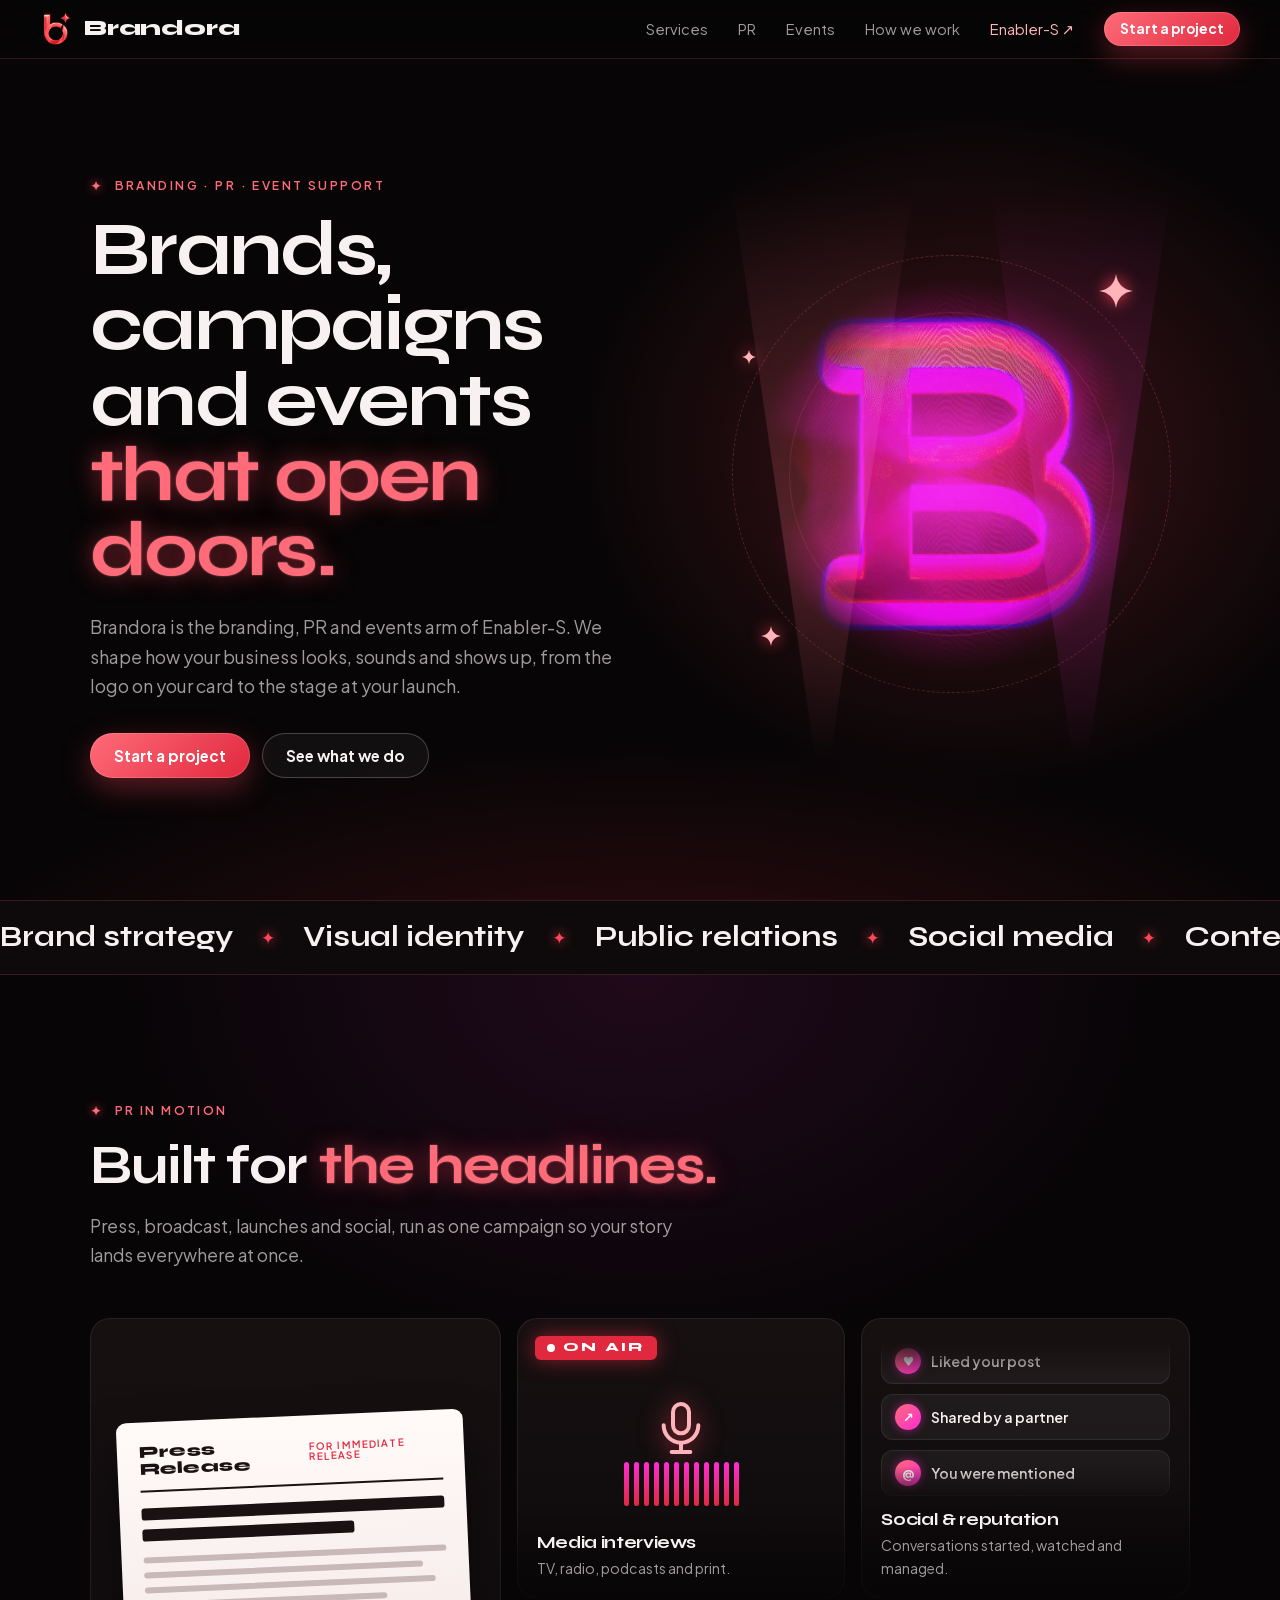
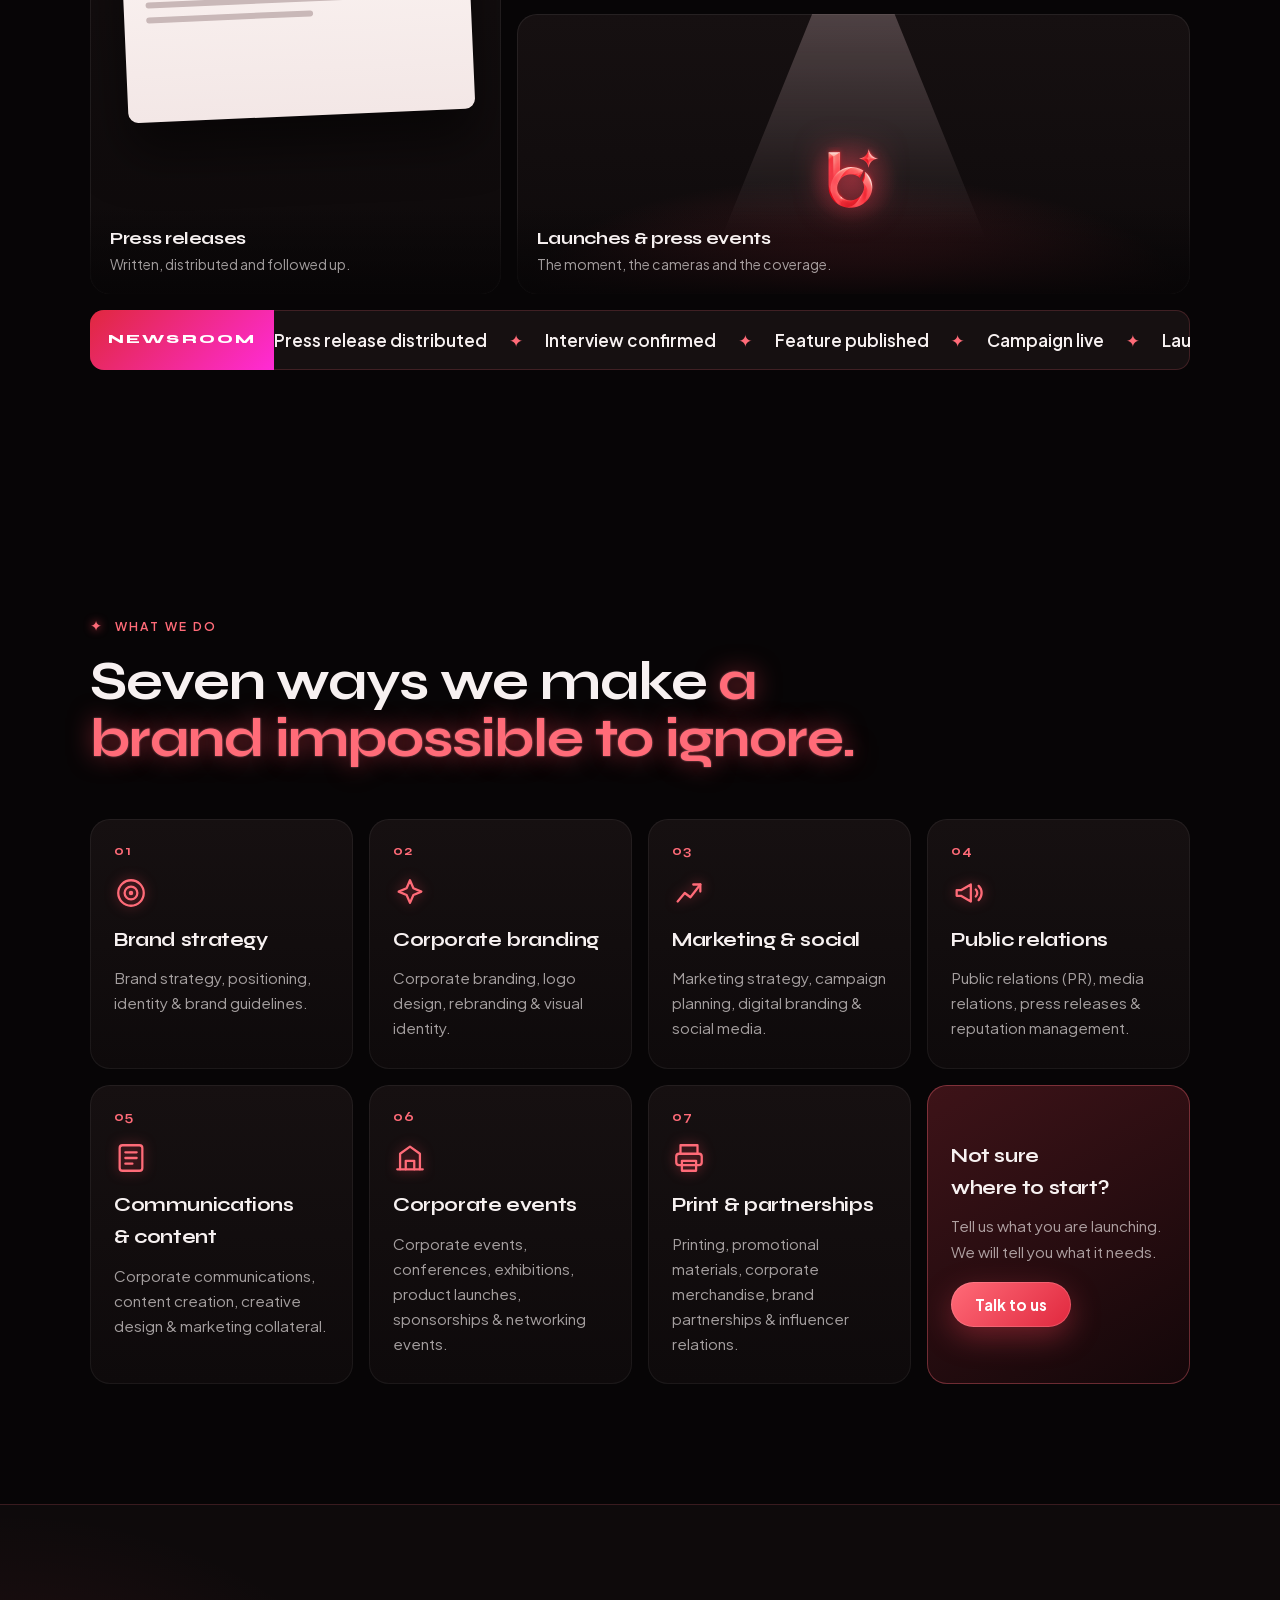
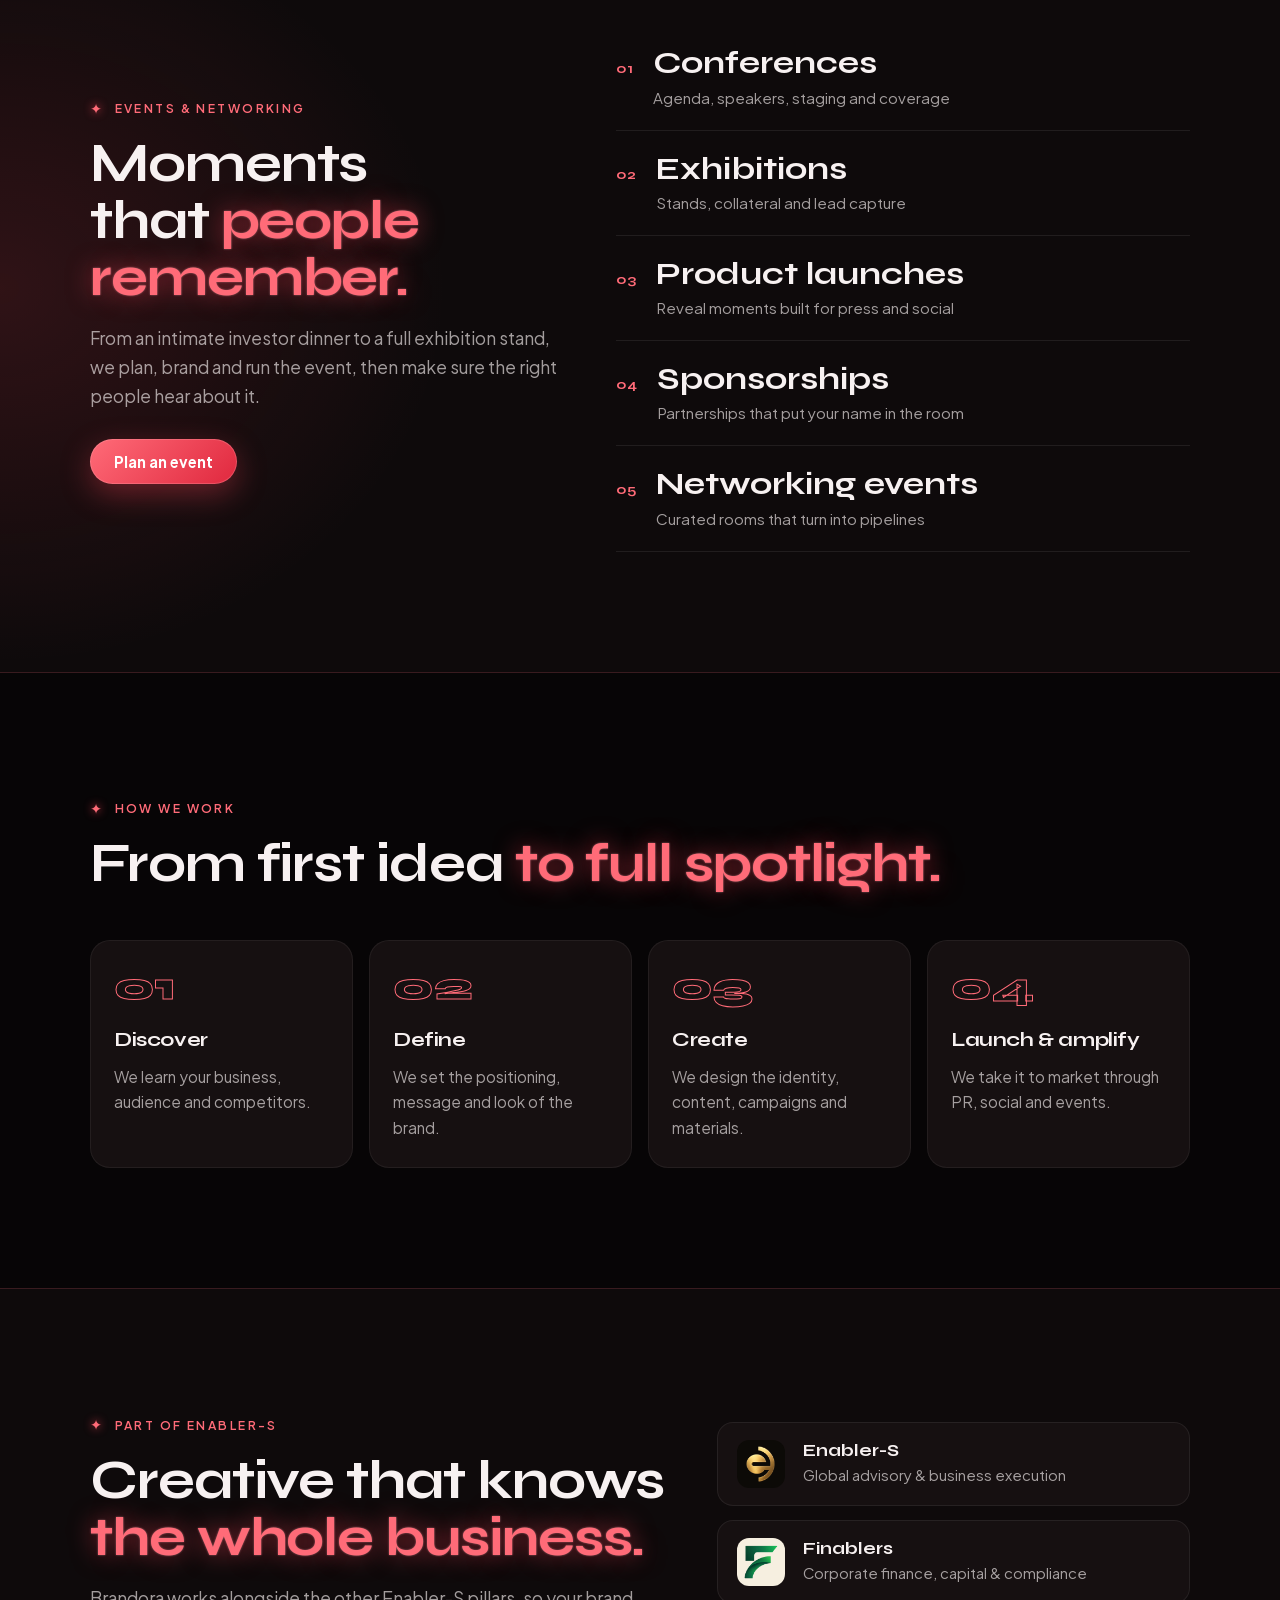
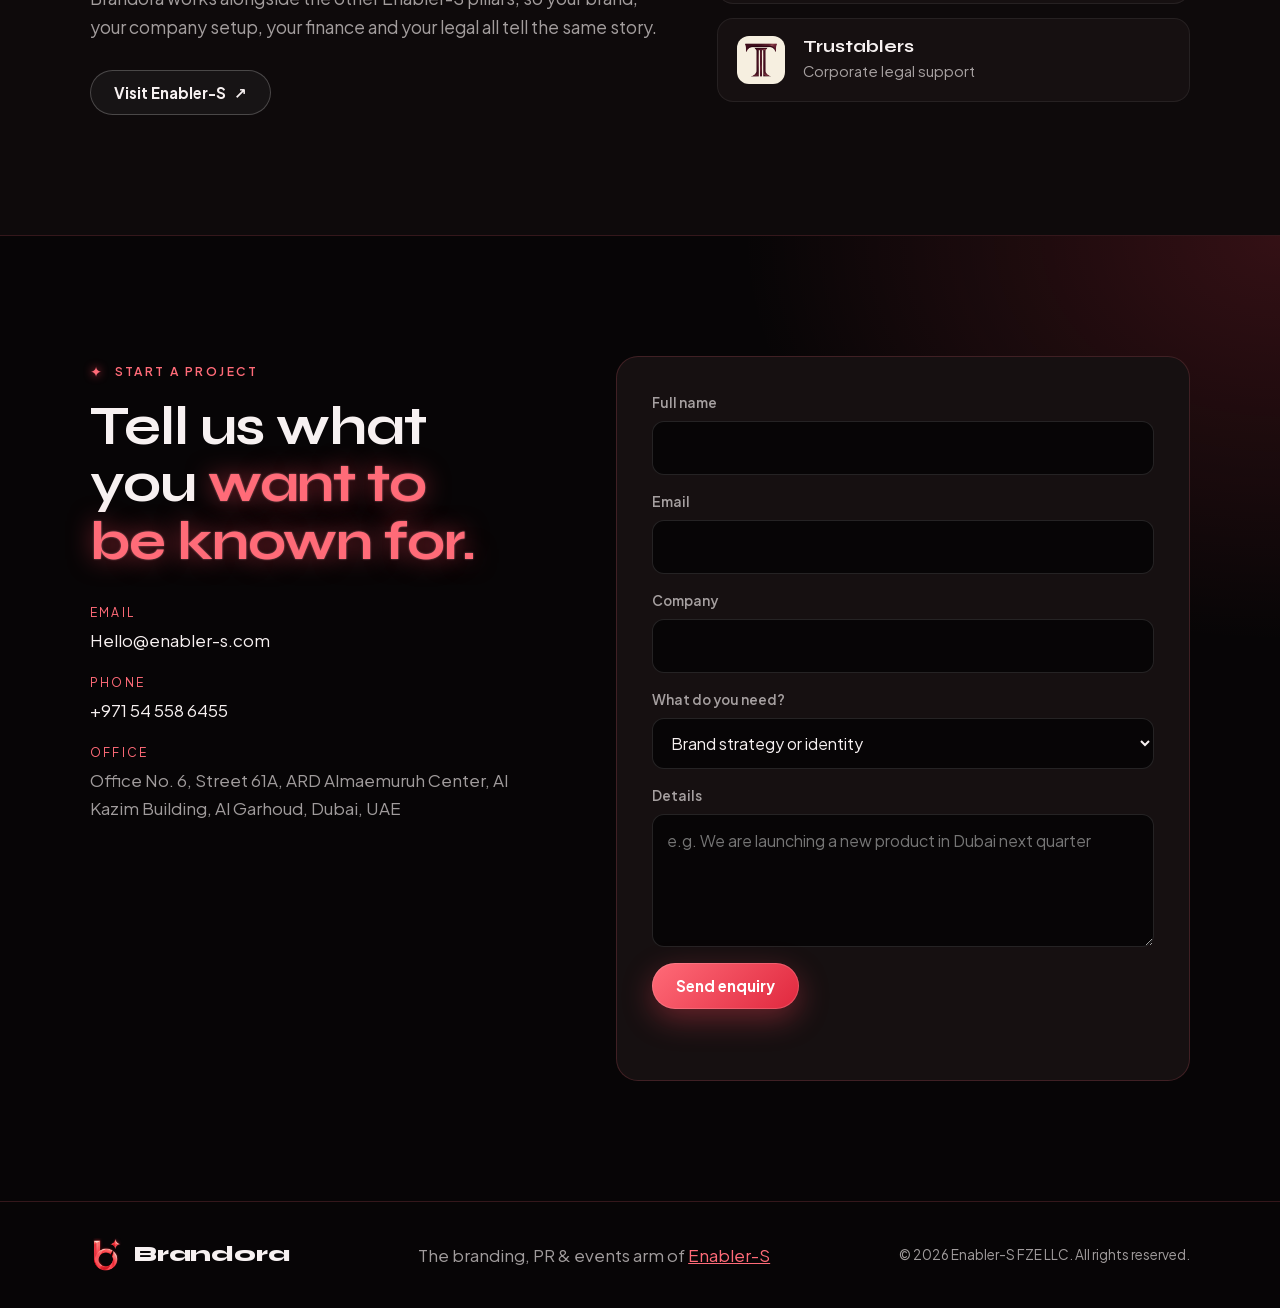
<file: index.html>
<!doctype html>
<html lang="en">
<head>
  <meta charset="utf-8">
  <meta name="viewport" content="width=device-width, initial-scale=1, viewport-fit=cover">
  <title>Brandora | Branding, PR &amp; Event Support by Enabler-S</title>
  <meta name="description" content="Brandora is the branding, PR and events arm of Enabler-S: brand strategy and identity, marketing and social, public relations, content, corporate events and promotional materials.">
  <link rel="canonical" href="https://brandora-s.vercel.app/">
  <meta property="og:type" content="website">
  <meta property="og:site_name" content="Brandora">
  <meta property="og:title" content="Brandora | Branding, PR &amp; Event Support by Enabler-S">
  <meta property="og:description" content="Brandora is the branding, PR and events arm of Enabler-S: brand strategy and identity, marketing and social, public relations, content, corporate events and promotional materials.">
  <meta property="og:url" content="https://brandora-s.vercel.app/">
  <meta property="og:image" content="https://brandora-s.vercel.app/assets/og.jpg">
  <meta property="og:image:width" content="1200">
  <meta property="og:image:height" content="630">
  <meta name="twitter:card" content="summary_large_image">
  <meta name="theme-color" content="#070506">
  <link rel="icon" href="assets/brandora-mark.png" type="image/png">
  <!-- Fonts are self-hosted (fonts/fonts.css) so the page never waits on Google -->
  <link rel="preload" href="fonts/files/plus-jakarta-sans-normal-latin-be2572.woff2" as="font" type="font/woff2" crossorigin>
  <link rel="preload" href="fonts/files/syne-normal-latin-c37e2f.woff2" as="font" type="font/woff2" crossorigin>
  <link rel="stylesheet" href="fonts/fonts.css">
  <link rel="stylesheet" href="styles.css">
  <script src="main.js" defer></script>
</head>
<body>
  <a class="skip" href="#main">Skip to content</a>

  <header class="top" id="top">
    <a class="brand" href="#top" aria-label="Brandora home">
      <img src="assets/brandora-mark.png" alt="" width="256" height="256">
      <span>Brandora</span>
    </a>
    <nav aria-label="Main">
      <button class="menu-toggle" type="button" aria-expanded="false" aria-controls="menu">Menu</button>
      <ul id="menu">
        <li><a href="#services">Services</a></li>
        <li><a href="#spotlight">PR</a></li>
        <li><a href="#events">Events</a></li>
        <li><a href="#process">How we work</a></li>
        <li><a href="https://enabler-s.vercel.app/" data-link="enabler" class="parent">Enabler-S <span aria-hidden="true">↗</span></a></li>
        <li><a class="btn btn-red btn-sm" href="#contact">Start a project</a></li>
      </ul>
    </nav>
  </header>

  <main id="main">
    <!-- Hero: black stage, spotlights and the animated neon B -->
    <section class="hero">
      <div class="hero-copy">
        <p class="eyebrow">Branding · PR · Event Support</p>
        <h1>Brands, campaigns and events <span class="glow">that open doors.</span></h1>
        <p class="lede">Brandora is the branding, PR and events arm of Enabler-S. We shape how your business looks, sounds and shows up, from the logo on your card to the stage at your launch.</p>
        <div class="actions">
          <a class="btn btn-red" href="#contact">Start a project</a>
          <a class="btn btn-line" href="#services">See what we do</a>
        </div>
      </div>
      <div class="hero-art" aria-hidden="true">
        <div class="ring r1"></div>
        <div class="ring r2"></div>
        <div class="beam b1"></div>
        <div class="beam b2"></div>
        <div class="halo"></div>
        <!-- Brandora's animated 3D B (converted from Brandoragif.gif); screen blend drops its dark ground -->
        <video class="mark-vid" autoplay muted loop playsinline preload="auto" poster="assets/video/brandora-b-poster.jpg">
          <source src="assets/video/brandora-b.mp4" type="video/mp4">
        </video>
        <svg class="spark sp1" viewBox="0 0 24 24"><path d="M12 0C13 7 17 11 24 12C17 13 13 17 12 24C11 17 7 13 0 12C7 11 11 7 12 0Z"/></svg>
        <svg class="spark sp2" viewBox="0 0 24 24"><path d="M12 0C13 7 17 11 24 12C17 13 13 17 12 24C11 17 7 13 0 12C7 11 11 7 12 0Z"/></svg>
        <svg class="spark sp3" viewBox="0 0 24 24"><path d="M12 0C13 7 17 11 24 12C17 13 13 17 12 24C11 17 7 13 0 12C7 11 11 7 12 0Z"/></svg>
      </div>
    </section>

    <!-- Marquee of disciplines -->
    <div class="marquee" aria-hidden="true">
      <div class="track">
        <span>Brand strategy</span><i>✦</i><span>Visual identity</span><i>✦</i><span>Public relations</span><i>✦</i><span>Social media</span><i>✦</i><span>Content</span><i>✦</i><span>Corporate events</span><i>✦</i><span>Exhibitions</span><i>✦</i><span>Product launches</span><i>✦</i>
        <span>Brand strategy</span><i>✦</i><span>Visual identity</span><i>✦</i><span>Public relations</span><i>✦</i><span>Social media</span><i>✦</i><span>Content</span><i>✦</i><span>Corporate events</span><i>✦</i><span>Exhibitions</span><i>✦</i><span>Product launches</span><i>✦</i>
      </div>
    </div>

    <!-- PR in motion: animated tiles for press, broadcast, launches and social -->
    <section class="section spotlight" id="spotlight">
      <div class="wrap">
        <p class="eyebrow">PR in motion</p>
        <h2>Built for <span class="glow">the headlines.</span></h2>
        <p class="section-lede">Press, broadcast, launches and social, run as one campaign so your story lands everywhere at once.</p>
        <div class="bento" aria-hidden="true">
          <article class="tile t-press">
            <div class="paper">
              <div class="paper-head"><span>Press Release</span><em>For immediate release</em></div>
              <div class="headline"><i></i><i></i></div>
              <div class="body"><i></i><i></i><i></i><i></i><i></i></div>
              <div class="stamp">Published</div>
            </div>
            <div class="cap"><h3>Press releases</h3><p>Written, distributed and followed up.</p></div>
          </article>

          <article class="tile t-live">
            <div class="onair"><span class="dot"></span>On air</div>
            <svg class="mic" viewBox="0 0 24 24"><rect x="9" y="3" width="6" height="11" rx="3"/><path d="M5.5 11a6.5 6.5 0 0 0 13 0M12 17.5V21M8.5 21h7"/></svg>
            <div class="wave"><i></i><i></i><i></i><i></i><i></i><i></i><i></i><i></i><i></i><i></i><i></i><i></i></div>
            <div class="cap"><h3>Media interviews</h3><p>TV, radio, podcasts and print.</p></div>
          </article>

          <article class="tile t-flash">
            <div class="stage">
              <div class="spot"></div>
              <div class="podium"><img src="assets/brandora-mark.png" alt="" width="256" height="256"></div>
              <span class="flash f1"></span><span class="flash f2"></span><span class="flash f3"></span><span class="flash f4"></span><span class="flash f5"></span>
            </div>
            <div class="cap"><h3>Launches &amp; press events</h3><p>The moment, the cameras and the coverage.</p></div>
          </article>

          <article class="tile t-social">
            <div class="feed">
              <div class="pills">
                <span><b>♥</b>Liked your post</span>
                <span><b>↗</b>Shared by a partner</span>
                <span><b>@</b>You were mentioned</span>
                <span><b>✦</b>Trending now</span>
                <span><b>✉</b>Interview request</span>
                <span><b>♥</b>Liked your post</span>
                <span><b>↗</b>Shared by a partner</span>
                <span><b>@</b>You were mentioned</span>
                <span><b>✦</b>Trending now</span>
                <span><b>✉</b>Interview request</span>
              </div>
            </div>
            <div class="cap"><h3>Social &amp; reputation</h3><p>Conversations started, watched and managed.</p></div>
          </article>
        </div>

        <div class="ticker" aria-hidden="true">
          <span class="tag">Newsroom</span>
          <div class="ticker-track">
            <span>Press release distributed</span><i>✦</i><span>Interview confirmed</span><i>✦</i><span>Feature published</span><i>✦</i><span>Campaign live</span><i>✦</i><span>Launch event ready</span><i>✦</i><span>Media kit sent</span><i>✦</i>
            <span>Press release distributed</span><i>✦</i><span>Interview confirmed</span><i>✦</i><span>Feature published</span><i>✦</i><span>Campaign live</span><i>✦</i><span>Launch event ready</span><i>✦</i><span>Media kit sent</span><i>✦</i>
          </div>
        </div>
      </div>
    </section>

    <!-- Services: the seven Brandora services from the company profile -->
    <section class="section" id="services">
      <div class="wrap">
        <p class="eyebrow">What we do</p>
        <h2>Seven ways we make <span class="glow">a brand impossible to ignore.</span></h2>
        <ul class="services">
          <li class="svc reveal">
            <span class="n">01</span>
            <svg viewBox="0 0 24 24"><circle cx="12" cy="12" r="9"/><circle cx="12" cy="12" r="4.5"/><circle cx="12" cy="12" r="0.8"/></svg>
            <h3>Brand strategy</h3>
            <p>Brand strategy, positioning, identity &amp; brand guidelines.</p>
          </li>
          <li class="svc reveal">
            <span class="n">02</span>
            <svg viewBox="0 0 24 24"><path d="M12 3l2.4 5.6L20 11l-5.6 2.4L12 19l-2.4-5.6L4 11l5.6-2.4z"/></svg>
            <h3>Corporate branding</h3>
            <p>Corporate branding, logo design, rebranding &amp; visual identity.</p>
          </li>
          <li class="svc reveal">
            <span class="n">03</span>
            <svg viewBox="0 0 24 24"><path d="M4 18l5-6 4 3 7-9"/><path d="M15 6h5v5"/></svg>
            <h3>Marketing &amp; social</h3>
            <p>Marketing strategy, campaign planning, digital branding &amp; social media.</p>
          </li>
          <li class="svc reveal">
            <span class="n">04</span>
            <svg viewBox="0 0 24 24"><path d="M4 10v4h3l7 4V6L7 10z"/><path d="M17.5 9.5a3.5 3.5 0 0 1 0 5M19.5 7a7 7 0 0 1 0 10"/></svg>
            <h3>Public relations</h3>
            <p>Public relations (PR), media relations, press releases &amp; reputation management.</p>
          </li>
          <li class="svc reveal">
            <span class="n">05</span>
            <svg viewBox="0 0 24 24"><rect x="4" y="3" width="16" height="18" rx="2"/><path d="M8 8h8M8 12h8M8 16h5"/></svg>
            <h3>Communications &amp; content</h3>
            <p>Corporate communications, content creation, creative design &amp; marketing collateral.</p>
          </li>
          <li class="svc reveal">
            <span class="n">06</span>
            <svg viewBox="0 0 24 24"><path d="M3 20h18"/><path d="M5 20V9l7-5 7 5v11"/><path d="M9 20v-6h6v6"/></svg>
            <h3>Corporate events</h3>
            <p>Corporate events, conferences, exhibitions, product launches, sponsorships &amp; networking events.</p>
          </li>
          <li class="svc reveal">
            <span class="n">07</span>
            <svg viewBox="0 0 24 24"><path d="M6 9V3h12v6"/><rect x="3" y="9" width="18" height="8" rx="2"/><path d="M7 14h10v7H7z"/></svg>
            <h3>Print &amp; partnerships</h3>
            <p>Printing, promotional materials, corporate merchandise, brand partnerships &amp; influencer relations.</p>
          </li>
          <li class="svc svc-cta reveal">
            <h3>Not sure where to start?</h3>
            <p>Tell us what you are launching. We will tell you what it needs.</p>
            <a class="btn btn-red" href="#contact">Talk to us</a>
          </li>
        </ul>
      </div>
    </section>

    <!-- Events -->
    <section class="section events" id="events">
      <div class="wrap events-grid">
        <div>
          <p class="eyebrow">Events &amp; networking</p>
          <h2>Moments that <span class="glow">people remember.</span></h2>
          <p class="section-lede">From an intimate investor dinner to a full exhibition stand, we plan, brand and run the event, then make sure the right people hear about it.</p>
          <a class="btn btn-red" href="#contact">Plan an event</a>
        </div>
        <ol class="event-list">
          <li class="reveal"><b>Conferences</b><span>Agenda, speakers, staging and coverage</span></li>
          <li class="reveal"><b>Exhibitions</b><span>Stands, collateral and lead capture</span></li>
          <li class="reveal"><b>Product launches</b><span>Reveal moments built for press and social</span></li>
          <li class="reveal"><b>Sponsorships</b><span>Partnerships that put your name in the room</span></li>
          <li class="reveal"><b>Networking events</b><span>Curated rooms that turn into pipelines</span></li>
        </ol>
      </div>
    </section>

    <!-- Process -->
    <section class="section" id="process">
      <div class="wrap">
        <p class="eyebrow">How we work</p>
        <h2>From first idea <span class="glow">to full spotlight.</span></h2>
        <ol class="steps">
          <li class="reveal"><span class="n">01</span><h3>Discover</h3><p>We learn your business, audience and competitors.</p></li>
          <li class="reveal"><span class="n">02</span><h3>Define</h3><p>We set the positioning, message and look of the brand.</p></li>
          <li class="reveal"><span class="n">03</span><h3>Create</h3><p>We design the identity, content, campaigns and materials.</p></li>
          <li class="reveal"><span class="n">04</span><h3>Launch &amp; amplify</h3><p>We take it to market through PR, social and events.</p></li>
        </ol>
      </div>
    </section>

    <!-- Ecosystem -->
    <section class="section eco">
      <div class="wrap eco-grid">
        <div>
          <p class="eyebrow">Part of Enabler-S</p>
          <h2>Creative that knows <span class="glow">the whole business.</span></h2>
          <p class="section-lede">Brandora works alongside the other Enabler-S pillars, so your brand, your company setup, your finance and your legal all tell the same story.</p>
          <a class="btn btn-line" href="https://enabler-s.vercel.app/" data-link="enabler">Visit Enabler-S <span aria-hidden="true">↗</span></a>
        </div>
        <ul class="eco-list">
          <li><a href="https://enabler-s.vercel.app/" data-link="enabler"><img src="assets/logo-mark.png" alt="" width="408" height="512"><span><b>Enabler-S</b>Global advisory &amp; business execution</span></a></li>
          <li><a href="https://finablers.vercel.app/" data-link="finablers"><img src="assets/finabler-mark.png" alt="" width="256" height="256"><span><b>Finablers</b>Corporate finance, capital &amp; compliance</span></a></li>
          <li><a href="https://trustablers.vercel.app/" data-link="trustablers"><img src="assets/trustablers-mark.png" alt="" width="256" height="256"><span><b>Trustablers</b>Corporate legal support</span></a></li>
        </ul>
      </div>
    </section>

    <!-- Contact -->
    <section class="section contact" id="contact">
      <div class="wrap contact-grid">
        <div>
          <p class="eyebrow">Start a project</p>
          <h2>Tell us what you <span class="glow">want to be known for.</span></h2>
          <dl>
            <div><dt>Email</dt><dd><a href="mailto:Hello@enabler-s.com">Hello@enabler-s.com</a></dd></div>
            <div><dt>Phone</dt><dd><a href="tel:+971545586455">+971 54 558 6455</a></dd></div>
            <div><dt>Office</dt><dd>Office No. 6, Street 61A, ARD Almaemuruh Center, Al Kazim Building, Al Garhoud, Dubai, UAE</dd></div>
          </dl>
        </div>
        <form class="form" id="form" novalidate>
          <div class="field"><label for="f-name">Full name</label><input id="f-name" name="name" autocomplete="name" required></div>
          <div class="field"><label for="f-email">Email</label><input id="f-email" name="email" type="email" autocomplete="email" required></div>
          <div class="field"><label for="f-company">Company</label><input id="f-company" name="company" autocomplete="organization"></div>
          <div class="field">
            <label for="f-need">What do you need?</label>
            <select id="f-need" name="need">
              <option>Brand strategy or identity</option>
              <option>Logo design or rebrand</option>
              <option>Marketing campaign or social media</option>
              <option>PR and media relations</option>
              <option>Content and creative design</option>
              <option>Corporate event, conference or launch</option>
              <option>Printing, merchandise or influencers</option>
              <option>Something else</option>
            </select>
          </div>
          <div class="field"><label for="f-msg">Details</label><textarea id="f-msg" name="message" rows="4" placeholder="e.g. We are launching a new product in Dubai next quarter"></textarea></div>
          <button class="btn btn-red" type="submit">Send enquiry</button>
          <p class="form-status" id="form-status" role="status"></p>
        </form>
      </div>
    </section>
  </main>

  <footer class="foot">
    <div class="wrap foot-row">
      <a class="brand" href="#top"><img src="assets/brandora-mark.png" alt="" width="256" height="256"><span>Brandora</span></a>
      <p>The branding, PR &amp; events arm of <a href="https://enabler-s.vercel.app/" data-link="enabler">Enabler-S</a></p>
      <p class="fine">© <span id="year"></span> Enabler-S FZE LLC. All rights reserved.</p>
    </div>
  </footer>
</body>
</html>
</file>
<file: fonts/fonts.css>
/* brandora: Google Fonts, self-hosted (latin + latin-ext). Source: https://fonts.googleapis.com/css2?family=Syne:wght@500;600;700;800&family=Plus+Jakarta+Sans:wght@400;500;600;700&display=swap */

/* Plus Jakarta Sans normal · latin-ext */
@font-face {
  font-family: 'Plus Jakarta Sans';
  font-style: normal;
  font-weight: 400;
  font-display: swap;
  src: url(files/plus-jakarta-sans-normal-latin-ext-305d44.woff2) format('woff2');
  unicode-range: U+0100-02BA, U+02BD-02C5, U+02C7-02CC, U+02CE-02D7, U+02DD-02FF, U+0304, U+0308, U+0329, U+1D00-1DBF, U+1E00-1E9F, U+1EF2-1EFF, U+2020, U+20A0-20AB, U+20AD-20C4, U+2113, U+2C60-2C7F, U+A720-A7FF;
}

/* Plus Jakarta Sans normal · latin */
@font-face {
  font-family: 'Plus Jakarta Sans';
  font-style: normal;
  font-weight: 400;
  font-display: swap;
  src: url(files/plus-jakarta-sans-normal-latin-be2572.woff2) format('woff2');
  unicode-range: U+0000-00FF, U+0131, U+0152-0153, U+02BB-02BC, U+02C6, U+02DA, U+02DC, U+0304, U+0308, U+0329, U+2000-206F, U+20AC, U+2122, U+2191, U+2193, U+2212, U+2215, U+FEFF, U+FFFD;
}

/* Plus Jakarta Sans normal · latin-ext */
@font-face {
  font-family: 'Plus Jakarta Sans';
  font-style: normal;
  font-weight: 500;
  font-display: swap;
  src: url(files/plus-jakarta-sans-normal-latin-ext-305d44.woff2) format('woff2');
  unicode-range: U+0100-02BA, U+02BD-02C5, U+02C7-02CC, U+02CE-02D7, U+02DD-02FF, U+0304, U+0308, U+0329, U+1D00-1DBF, U+1E00-1E9F, U+1EF2-1EFF, U+2020, U+20A0-20AB, U+20AD-20C4, U+2113, U+2C60-2C7F, U+A720-A7FF;
}

/* Plus Jakarta Sans normal · latin */
@font-face {
  font-family: 'Plus Jakarta Sans';
  font-style: normal;
  font-weight: 500;
  font-display: swap;
  src: url(files/plus-jakarta-sans-normal-latin-be2572.woff2) format('woff2');
  unicode-range: U+0000-00FF, U+0131, U+0152-0153, U+02BB-02BC, U+02C6, U+02DA, U+02DC, U+0304, U+0308, U+0329, U+2000-206F, U+20AC, U+2122, U+2191, U+2193, U+2212, U+2215, U+FEFF, U+FFFD;
}

/* Plus Jakarta Sans normal · latin-ext */
@font-face {
  font-family: 'Plus Jakarta Sans';
  font-style: normal;
  font-weight: 600;
  font-display: swap;
  src: url(files/plus-jakarta-sans-normal-latin-ext-305d44.woff2) format('woff2');
  unicode-range: U+0100-02BA, U+02BD-02C5, U+02C7-02CC, U+02CE-02D7, U+02DD-02FF, U+0304, U+0308, U+0329, U+1D00-1DBF, U+1E00-1E9F, U+1EF2-1EFF, U+2020, U+20A0-20AB, U+20AD-20C4, U+2113, U+2C60-2C7F, U+A720-A7FF;
}

/* Plus Jakarta Sans normal · latin */
@font-face {
  font-family: 'Plus Jakarta Sans';
  font-style: normal;
  font-weight: 600;
  font-display: swap;
  src: url(files/plus-jakarta-sans-normal-latin-be2572.woff2) format('woff2');
  unicode-range: U+0000-00FF, U+0131, U+0152-0153, U+02BB-02BC, U+02C6, U+02DA, U+02DC, U+0304, U+0308, U+0329, U+2000-206F, U+20AC, U+2122, U+2191, U+2193, U+2212, U+2215, U+FEFF, U+FFFD;
}

/* Plus Jakarta Sans normal · latin-ext */
@font-face {
  font-family: 'Plus Jakarta Sans';
  font-style: normal;
  font-weight: 700;
  font-display: swap;
  src: url(files/plus-jakarta-sans-normal-latin-ext-305d44.woff2) format('woff2');
  unicode-range: U+0100-02BA, U+02BD-02C5, U+02C7-02CC, U+02CE-02D7, U+02DD-02FF, U+0304, U+0308, U+0329, U+1D00-1DBF, U+1E00-1E9F, U+1EF2-1EFF, U+2020, U+20A0-20AB, U+20AD-20C4, U+2113, U+2C60-2C7F, U+A720-A7FF;
}

/* Plus Jakarta Sans normal · latin */
@font-face {
  font-family: 'Plus Jakarta Sans';
  font-style: normal;
  font-weight: 700;
  font-display: swap;
  src: url(files/plus-jakarta-sans-normal-latin-be2572.woff2) format('woff2');
  unicode-range: U+0000-00FF, U+0131, U+0152-0153, U+02BB-02BC, U+02C6, U+02DA, U+02DC, U+0304, U+0308, U+0329, U+2000-206F, U+20AC, U+2122, U+2191, U+2193, U+2212, U+2215, U+FEFF, U+FFFD;
}

/* Syne normal · latin-ext */
@font-face {
  font-family: 'Syne';
  font-style: normal;
  font-weight: 500;
  font-display: swap;
  src: url(files/syne-normal-latin-ext-f2eba9.woff2) format('woff2');
  unicode-range: U+0100-02BA, U+02BD-02C5, U+02C7-02CC, U+02CE-02D7, U+02DD-02FF, U+0304, U+0308, U+0329, U+1D00-1DBF, U+1E00-1E9F, U+1EF2-1EFF, U+2020, U+20A0-20AB, U+20AD-20C4, U+2113, U+2C60-2C7F, U+A720-A7FF;
}

/* Syne normal · latin */
@font-face {
  font-family: 'Syne';
  font-style: normal;
  font-weight: 500;
  font-display: swap;
  src: url(files/syne-normal-latin-c37e2f.woff2) format('woff2');
  unicode-range: U+0000-00FF, U+0131, U+0152-0153, U+02BB-02BC, U+02C6, U+02DA, U+02DC, U+0304, U+0308, U+0329, U+2000-206F, U+20AC, U+2122, U+2191, U+2193, U+2212, U+2215, U+FEFF, U+FFFD;
}

/* Syne normal · latin-ext */
@font-face {
  font-family: 'Syne';
  font-style: normal;
  font-weight: 600;
  font-display: swap;
  src: url(files/syne-normal-latin-ext-f2eba9.woff2) format('woff2');
  unicode-range: U+0100-02BA, U+02BD-02C5, U+02C7-02CC, U+02CE-02D7, U+02DD-02FF, U+0304, U+0308, U+0329, U+1D00-1DBF, U+1E00-1E9F, U+1EF2-1EFF, U+2020, U+20A0-20AB, U+20AD-20C4, U+2113, U+2C60-2C7F, U+A720-A7FF;
}

/* Syne normal · latin */
@font-face {
  font-family: 'Syne';
  font-style: normal;
  font-weight: 600;
  font-display: swap;
  src: url(files/syne-normal-latin-c37e2f.woff2) format('woff2');
  unicode-range: U+0000-00FF, U+0131, U+0152-0153, U+02BB-02BC, U+02C6, U+02DA, U+02DC, U+0304, U+0308, U+0329, U+2000-206F, U+20AC, U+2122, U+2191, U+2193, U+2212, U+2215, U+FEFF, U+FFFD;
}

/* Syne normal · latin-ext */
@font-face {
  font-family: 'Syne';
  font-style: normal;
  font-weight: 700;
  font-display: swap;
  src: url(files/syne-normal-latin-ext-f2eba9.woff2) format('woff2');
  unicode-range: U+0100-02BA, U+02BD-02C5, U+02C7-02CC, U+02CE-02D7, U+02DD-02FF, U+0304, U+0308, U+0329, U+1D00-1DBF, U+1E00-1E9F, U+1EF2-1EFF, U+2020, U+20A0-20AB, U+20AD-20C4, U+2113, U+2C60-2C7F, U+A720-A7FF;
}

/* Syne normal · latin */
@font-face {
  font-family: 'Syne';
  font-style: normal;
  font-weight: 700;
  font-display: swap;
  src: url(files/syne-normal-latin-c37e2f.woff2) format('woff2');
  unicode-range: U+0000-00FF, U+0131, U+0152-0153, U+02BB-02BC, U+02C6, U+02DA, U+02DC, U+0304, U+0308, U+0329, U+2000-206F, U+20AC, U+2122, U+2191, U+2193, U+2212, U+2215, U+FEFF, U+FFFD;
}

/* Syne normal · latin-ext */
@font-face {
  font-family: 'Syne';
  font-style: normal;
  font-weight: 800;
  font-display: swap;
  src: url(files/syne-normal-latin-ext-f2eba9.woff2) format('woff2');
  unicode-range: U+0100-02BA, U+02BD-02C5, U+02C7-02CC, U+02CE-02D7, U+02DD-02FF, U+0304, U+0308, U+0329, U+1D00-1DBF, U+1E00-1E9F, U+1EF2-1EFF, U+2020, U+20A0-20AB, U+20AD-20C4, U+2113, U+2C60-2C7F, U+A720-A7FF;
}

/* Syne normal · latin */
@font-face {
  font-family: 'Syne';
  font-style: normal;
  font-weight: 800;
  font-display: swap;
  src: url(files/syne-normal-latin-c37e2f.woff2) format('woff2');
  unicode-range: U+0000-00FF, U+0131, U+0152-0153, U+02BB-02BC, U+02C6, U+02DA, U+02DC, U+0304, U+0308, U+0329, U+2000-206F, U+20AC, U+2122, U+2191, U+2193, U+2212, U+2215, U+FEFF, U+FFFD;
}
</file>
<file: styles.css>
/* Brandora: branding, PR and events arm of Enabler-S.
   Palette from the logo: neon coral-red glowing on black, with the four-point sparkle. */
:root {
  --void: #070506;
  --ink-900: #0e0a0b;
  --ink-800: #161011;
  --ink-700: #221819;
  --red-600: #e0283e;
  --red-500: #ff4458;
  --coral-400: #ff6b78;
  --blush: #ffb3ba;
  --magenta: #ff2bd6;   /* from the animated 3D B */
  --text: #f7f1f1;
  --muted: rgba(247, 241, 241, 0.64);
  --line: rgba(255, 107, 120, 0.18);

  --display: "Syne", "Segoe UI", system-ui, sans-serif;
  --body: "Plus Jakarta Sans", "Segoe UI", system-ui, sans-serif;
  --gutter: clamp(16px, 4vw, 40px);
  --radius: 20px;
}

*, *::before, *::after { box-sizing: border-box; }
html { scroll-behavior: smooth; -webkit-text-size-adjust: 100%; }
@media (prefers-reduced-motion: reduce) { html { scroll-behavior: auto; } }
body { margin: 0; overflow-x: hidden; background: var(--void); color: var(--text); font: 400 1.0625rem/1.65 var(--body); }
img, svg { display: block; max-width: 100%; }
a { color: inherit; }
h1, h2, h3, p { margin: 0; }
ul, ol { margin: 0; padding: 0; list-style: none; }
h1, h2, h3 { font-family: var(--display); font-weight: 700; letter-spacing: -0.02em; text-wrap: balance; }
h2 { font-size: clamp(2rem, 4.6vw, 3.4rem); line-height: 1.05; }
:focus-visible { outline: 2px solid var(--coral-400); outline-offset: 3px; border-radius: 6px; }

.skip { position: absolute; left: -999px; top: 8px; z-index: 100; background: var(--red-500); color: #fff; padding: 8px 14px; border-radius: 6px; }
.skip:focus { left: 8px; }
.wrap { max-width: 1180px; margin: 0 auto; padding-inline: var(--gutter); }

.eyebrow { display: inline-flex; align-items: center; gap: 10px; font: 600 0.76rem/1.2 var(--body); letter-spacing: 0.2em; text-transform: uppercase; color: var(--coral-400); margin-bottom: 18px; }
.eyebrow::before { content: "✦"; font-size: 0.9rem; text-shadow: 0 0 10px var(--red-500); }
.glow { color: var(--coral-400); text-shadow: 0 0 24px rgba(255, 68, 88, 0.55), 0 0 2px rgba(255, 179, 186, 0.6); }
.section-lede { max-width: 600px; margin-top: 18px; color: var(--muted); font-size: 1.1rem; }

/* ---------- buttons ---------- */
.btn { display: inline-flex; align-items: center; justify-content: center; gap: 8px; border: 0; cursor: pointer; text-decoration: none;
  font: 700 0.95rem/1 var(--body); padding: 15px 24px; border-radius: 999px; transition: transform .2s, box-shadow .2s, background .2s; }
.btn:hover { transform: translateY(-1px); }
.btn-red { color: #fff; background: linear-gradient(135deg, var(--coral-400), var(--red-600)); box-shadow: 0 0 0 1px rgba(255, 179, 186, 0.25) inset, 0 10px 30px rgba(255, 68, 88, 0.35); }
.btn-red:hover { box-shadow: 0 0 0 1px rgba(255, 179, 186, 0.4) inset, 0 12px 40px rgba(255, 68, 88, 0.55); }
.btn-line { color: var(--text); background: rgba(255, 255, 255, 0.04); box-shadow: inset 0 0 0 1px rgba(255, 255, 255, 0.22); }
.btn-line:hover { box-shadow: inset 0 0 0 1px var(--coral-400); }
.btn-sm { padding: 10px 16px; font-size: 0.86rem; }

/* ---------- header ---------- */
.top { position: fixed; inset: 0 0 auto; z-index: 50; display: flex; align-items: center; justify-content: space-between;
  padding: calc(env(safe-area-inset-top, 0px) + 12px) var(--gutter) 12px;
  background: rgba(7, 5, 6, 0.8); backdrop-filter: blur(12px); -webkit-backdrop-filter: blur(12px); border-bottom: 1px solid var(--line); }
.brand { display: flex; align-items: center; gap: 10px; text-decoration: none; }
.brand img { width: 34px; height: 34px; }
.brand span { font: 800 1.3rem/1 var(--display); letter-spacing: -0.01em; }
.top ul { display: flex; align-items: center; gap: clamp(14px, 2.4vw, 30px); font-size: 0.92rem; }
.top ul a:not(.btn) { text-decoration: none; color: var(--muted); }
.top ul a:not(.btn):hover { color: #fff; }
.top .parent { color: var(--blush) !important; }
.menu-toggle { display: none; }
@media (max-width: 860px) {
  .menu-toggle { display: inline-flex; border: 0; border-radius: 999px; padding: 9px 16px; font: 600 0.88rem var(--body);
    color: var(--text); background: rgba(255, 255, 255, 0.06); box-shadow: inset 0 0 0 1px rgba(255, 255, 255, 0.2); cursor: pointer; }
  .top ul { position: absolute; top: 100%; left: 0; right: 0; flex-direction: column; align-items: stretch; gap: 0;
    padding: 8px var(--gutter) 20px; background: var(--void); border-bottom: 1px solid var(--line); display: none; }
  .top ul.open { display: flex; }
  .top ul li a:not(.btn) { display: block; padding: 14px 0; border-bottom: 1px solid rgba(255, 255, 255, 0.07); }
  .top ul .btn { margin-top: 14px; width: 100%; }
}

/* ---------- hero ---------- */
.hero { position: relative; display: grid; grid-template-columns: 1.1fr 0.9fr; align-items: center; gap: 40px; min-height: 100svh;
  padding: 120px max(var(--gutter), calc((100vw - 1180px) / 2 + var(--gutter))) 72px; overflow: hidden;
  background:
    radial-gradient(ellipse 45% 55% at 76% 50%, rgba(255, 68, 88, 0.22), transparent 70%),
    radial-gradient(ellipse 80% 40% at 50% 110%, rgba(224, 40, 62, 0.18), transparent 70%),
    var(--void); }
.hero h1 { font-size: clamp(2.6rem, 6vw, 5.2rem); line-height: 0.98; letter-spacing: -0.035em; }
.lede { margin-top: 24px; max-width: 540px; font-size: 1.12rem; color: var(--muted); }
.actions { display: flex; flex-wrap: wrap; gap: 12px; margin-top: 32px; }

.hero-art { position: relative; aspect-ratio: 1; width: 100%; max-width: 520px; justify-self: center; display: grid; place-items: center; }
.ring { position: absolute; border-radius: 50%; border: 1px solid rgba(255, 107, 120, 0.25); }
.r1 { inset: 4%; border-style: dashed; animation: spin 60s linear infinite; }
.r2 { inset: 16%; border-color: rgba(255, 107, 120, 0.14); animation: spin 90s linear infinite reverse; }
.halo { position: absolute; inset: 20%; border-radius: 50%; background: radial-gradient(circle, rgba(255, 68, 88, 0.45), transparent 66%); filter: blur(24px); animation: pulse 4s ease-in-out infinite; }
.mark-vid { position: relative; width: 82%; aspect-ratio: 1; object-fit: cover; border-radius: 50%;
  mix-blend-mode: screen;   /* the clip's dark purple ground drops out against the black stage */
  -webkit-mask-image: radial-gradient(circle, #000 52%, transparent 71%); mask-image: radial-gradient(circle, #000 52%, transparent 71%);
  animation: float 7s ease-in-out infinite; }
/* stage spotlights sweeping behind the B */
.beam { position: absolute; bottom: -10%; width: 38%; height: 120%; transform-origin: 50% 100%; pointer-events: none; filter: blur(6px);
  background: linear-gradient(0deg, rgba(255, 68, 88, 0.0), rgba(255, 107, 120, 0.22) 40%, rgba(255, 43, 214, 0.0));
  clip-path: polygon(46% 100%, 54% 100%, 100% 0, 0 0); mix-blend-mode: screen; }
.b1 { left: 4%; animation: sweep 7s ease-in-out infinite; }
.b2 { right: 4%; animation: sweep 7s ease-in-out infinite reverse; background: linear-gradient(0deg, transparent, rgba(255, 43, 214, 0.2) 40%, transparent); }
@keyframes sweep { 0%, 100% { transform: rotate(-16deg); } 50% { transform: rotate(16deg); } }
.spark { position: absolute; fill: var(--blush); filter: drop-shadow(0 0 8px var(--red-500)); animation: twinkle 3s ease-in-out infinite; }
.sp1 { width: 34px; top: 8%; right: 12%; }
.sp2 { width: 20px; bottom: 14%; left: 10%; animation-delay: -1s; }
.sp3 { width: 14px; top: 24%; left: 6%; animation-delay: -2s; }
@keyframes spin { to { transform: rotate(360deg); } }
@keyframes pulse { 50% { opacity: 0.6; transform: scale(0.94); } }
@keyframes float { 50% { transform: translateY(-12px); } }
@keyframes twinkle { 50% { transform: scale(0.55) rotate(45deg); opacity: 0.5; } }
@media (prefers-reduced-motion: reduce) { .r1, .r2, .halo, .mark-vid, .spark, .beam { animation: none; } }
@media (max-width: 900px) {
  .hero { grid-template-columns: 1fr; padding-top: 100px; }
  .hero-art { max-width: 380px; order: -1; }
}

/* ---------- marquee ---------- */
.marquee { overflow: hidden; padding: 22px 0; border-block: 1px solid var(--line); background: var(--ink-900); }
.track { display: flex; gap: 28px; width: max-content; animation: scroll 40s linear infinite; }
.track span { font: 700 clamp(1.2rem, 2.4vw, 1.8rem)/1 var(--display); white-space: nowrap; }
.track i { font-style: normal; color: var(--red-500); text-shadow: 0 0 12px var(--red-500); align-self: center; }
@keyframes scroll { to { transform: translateX(-50%); } }
@media (prefers-reduced-motion: reduce) { .track { animation: none; } }

/* ---------- sections ---------- */
.section { padding: clamp(72px, 10vw, 120px) 0; }

/* ---------- PR in motion ---------- */
.spotlight { background: radial-gradient(ellipse 60% 50% at 50% 0%, rgba(255, 43, 214, 0.10), transparent 70%), var(--void); }
.bento { display: grid; grid-template-columns: 1.25fr 1fr 1fr; grid-template-rows: 280px 280px; grid-auto-flow: dense; gap: 16px; margin-top: 48px; }
.tile { position: relative; overflow: hidden; border-radius: var(--radius); background: linear-gradient(180deg, var(--ink-800), var(--ink-900));
  box-shadow: inset 0 0 0 1px rgba(255, 255, 255, 0.07); }
.tile .cap { position: absolute; left: 0; right: 0; bottom: 0; padding: 18px 20px; background: linear-gradient(0deg, rgba(7, 5, 6, 0.95), transparent); }
.tile .cap h3 { font-size: 1.1rem; }
.tile .cap p { font-size: 0.88rem; color: var(--muted); }
.t-press { grid-row: span 2; }
.t-flash { grid-column: span 2; }

/* press release: lines write themselves, then the stamp lands */
.paper { position: absolute; inset: 20px 32px 100px; margin-block: auto; height: min(300px, calc(100% - 130px)); overflow: hidden; padding: 22px; border-radius: 10px; color: #1a1112;
  background: linear-gradient(180deg, #fffaf8, #f3e7e6); box-shadow: 0 30px 50px rgba(0, 0, 0, 0.5); transform: rotate(-2.5deg); }
.paper-head { display: flex; justify-content: space-between; align-items: baseline; padding-bottom: 12px; border-bottom: 2px solid #1a1112; }
.paper-head span { font: 800 1.05rem/1 var(--display); letter-spacing: -0.01em; }
.paper-head em { font: 600 0.62rem/1 var(--body); font-style: normal; letter-spacing: 0.12em; text-transform: uppercase; color: var(--red-600); }
.headline, .body { display: grid; gap: 9px; margin-top: 16px; }
.headline i, .body i { display: block; height: 12px; border-radius: 3px; background: #1a1112; transform-origin: left; animation: write 6s ease-in-out infinite; }
.headline i:nth-child(2) { width: 70%; animation-delay: .2s; }
.body i { height: 6px; background: #c9b8b8; }
.body i:nth-child(1) { animation-delay: .5s; } .body i:nth-child(2) { width: 92%; animation-delay: .65s; }
.body i:nth-child(3) { width: 96%; animation-delay: .8s; } .body i:nth-child(4) { width: 80%; animation-delay: .95s; }
.body i:nth-child(5) { width: 55%; animation-delay: 1.1s; }
@keyframes write { 0% { transform: scaleX(0); } 20%, 85% { transform: scaleX(1); } 100% { transform: scaleX(1); opacity: 0.2; } }
.paper .stamp { position: absolute; right: 18px; bottom: 22px; padding: 8px 14px; border: 3px solid var(--red-600); border-radius: 8px;
  font: 800 0.9rem/1 var(--display); letter-spacing: 0.14em; text-transform: uppercase; color: var(--red-600); opacity: 0;
  animation: stamp 6s ease-out infinite; }
@keyframes stamp { 0%, 28% { opacity: 0; transform: scale(2.2) rotate(-14deg); } 34% { opacity: 0.95; transform: scale(1) rotate(-10deg); }
  88% { opacity: 0.95; transform: scale(1) rotate(-10deg); } 100% { opacity: 0; transform: scale(1) rotate(-10deg); } }

/* on air: pulsing dot, mic and live waveform */
.t-live { display: grid; place-items: center; }
.onair { position: absolute; top: 18px; left: 18px; display: flex; align-items: center; gap: 8px; padding: 6px 12px; border-radius: 6px;
  font: 800 0.72rem/1 var(--display); letter-spacing: 0.2em; text-transform: uppercase; color: #fff; background: var(--red-600);
  box-shadow: 0 0 20px rgba(224, 40, 62, 0.6); }
.onair .dot { width: 8px; height: 8px; border-radius: 50%; background: #fff; animation: blink 1.2s steps(1) infinite; }
@keyframes blink { 50% { opacity: 0.15; } }
.mic { width: 64px; margin-top: -60px; fill: none; stroke: var(--blush); stroke-width: 1.5; stroke-linecap: round; filter: drop-shadow(0 0 12px rgba(255, 68, 88, 0.7)); }
.wave { position: absolute; left: 24px; right: 24px; bottom: 92px; height: 44px; display: flex; align-items: center; justify-content: center; gap: 5px; }
.wave i { width: 5px; height: 100%; border-radius: 3px; background: linear-gradient(0deg, var(--red-600), var(--magenta)); transform-origin: center; animation: eq 1.1s ease-in-out infinite; }
.wave i:nth-child(3n) { animation-duration: .8s; } .wave i:nth-child(3n+1) { animation-duration: 1.3s; animation-delay: -.4s; }
.wave i:nth-child(4n) { animation-delay: -.7s; } .wave i:nth-child(5n) { animation-duration: .95s; animation-delay: -.2s; }
@keyframes eq { 0%, 100% { transform: scaleY(0.2); } 50% { transform: scaleY(1); } }

/* launch stage: sweeping spotlight and camera flashes */
.stage { position: absolute; inset: 0; background: radial-gradient(ellipse 70% 60% at 50% 100%, rgba(255, 68, 88, 0.25), transparent 70%); }
.spot { position: absolute; left: 50%; top: -20%; width: 46%; height: 120%; transform-origin: 50% 0; translate: -50% 0;
  background: linear-gradient(180deg, rgba(255, 220, 225, 0.3), transparent 85%); clip-path: polygon(44% 0, 56% 0, 100% 100%, 0 100%);
  filter: blur(4px); animation: spot 6s ease-in-out infinite; }
@keyframes spot { 0%, 100% { transform: rotate(-14deg); } 50% { transform: rotate(14deg); } }
.podium { position: absolute; left: 50%; bottom: 70px; translate: -50% 0; display: grid; place-items: center; width: 90px; height: 90px; border-radius: 50%;
  background: radial-gradient(circle, rgba(255, 68, 88, 0.25), transparent 70%); }
.podium img { width: 64px; height: auto; filter: drop-shadow(0 0 16px rgba(255, 68, 88, 0.8)); }
.flash { position: absolute; width: 90px; height: 90px; border-radius: 50%; opacity: 0;
  background: radial-gradient(circle, #fff 0, rgba(255, 255, 255, 0.8) 12%, rgba(255, 179, 186, 0.25) 35%, transparent 65%); animation: flash 3.2s infinite; }
.f1 { left: 6%; top: 12%; } .f2 { left: 24%; top: 50%; animation-delay: .7s; } .f3 { right: 8%; top: 18%; animation-delay: 1.4s; }
.f4 { right: 26%; top: 46%; animation-delay: 2.1s; } .f5 { left: 44%; top: 4%; animation-delay: 2.6s; animation-duration: 4.1s; }
@keyframes flash { 0%, 6%, 100% { opacity: 0; transform: scale(0.4); } 2% { opacity: 1; transform: scale(1); } }

/* social: notifications rising through the feed */
.feed { position: absolute; inset: 20px 20px 90px; overflow: hidden;
  -webkit-mask-image: linear-gradient(180deg, transparent, #000 25%, #000 75%, transparent); mask-image: linear-gradient(180deg, transparent, #000 25%, #000 75%, transparent); }
.pills { display: grid; gap: 10px; animation: rise-up 10s linear infinite; }
.pills span { display: flex; align-items: center; gap: 10px; padding: 10px 14px; border-radius: 12px; font-size: 0.88rem; font-weight: 600;
  background: rgba(255, 255, 255, 0.05); box-shadow: inset 0 0 0 1px rgba(255, 255, 255, 0.08); }
.pills b { display: grid; place-items: center; width: 26px; height: 26px; border-radius: 50%; font-size: 0.8rem; color: #fff;
  background: linear-gradient(135deg, var(--coral-400), var(--magenta)); box-shadow: 0 0 10px rgba(255, 43, 214, 0.5); }
@keyframes rise-up { to { transform: translateY(-50%); } }

/* newsroom ticker */
.ticker { display: flex; align-items: stretch; margin-top: 16px; border-radius: 14px; overflow: hidden; background: var(--ink-800); box-shadow: inset 0 0 0 1px var(--line); }
.ticker .tag { flex: none; display: flex; align-items: center; padding: 0 18px; font: 800 0.74rem/1 var(--display); letter-spacing: 0.18em; text-transform: uppercase;
  color: #fff; background: linear-gradient(135deg, var(--red-600), var(--magenta)); }
.ticker-track { display: flex; gap: 22px; padding: 16px 0; width: max-content; animation: scroll 30s linear infinite; }
.ticker-track span { white-space: nowrap; font-weight: 600; }
.ticker-track i { font-style: normal; color: var(--coral-400); }

@media (prefers-reduced-motion: reduce) {
  .headline i, .body i, .paper .stamp, .onair .dot, .wave i, .spot, .flash, .pills, .ticker-track { animation: none; }
  .paper .stamp { opacity: 0.95; transform: rotate(-10deg); }
  .wave i { transform: scaleY(0.6); }
}
@media (max-width: 960px) {
  .bento { grid-template-columns: 1fr 1fr; grid-template-rows: 300px 260px 260px; }
  .t-press { grid-row: span 1; grid-column: span 2; }
  .t-flash { grid-column: span 2; }
}
@media (max-width: 560px) {
  .bento { grid-template-columns: 1fr; grid-template-rows: none; grid-auto-rows: 280px; }
  .t-press, .t-flash { grid-column: auto; }
  .ticker .tag { padding: 0 12px; }
}

.services { display: grid; grid-template-columns: repeat(4, 1fr); gap: 16px; margin-top: 52px; }
.svc { position: relative; display: flex; flex-direction: column; gap: 10px; padding: 26px 24px 28px; border-radius: var(--radius);
  background: linear-gradient(180deg, var(--ink-800), var(--ink-900)); box-shadow: inset 0 0 0 1px rgba(255, 255, 255, 0.06); overflow: hidden;
  transition: transform .3s, box-shadow .3s; }
.svc::after { content: ""; position: absolute; inset: auto -30% -60% auto; width: 70%; aspect-ratio: 1; border-radius: 50%;
  background: radial-gradient(circle, rgba(255, 68, 88, 0.35), transparent 70%); opacity: 0; transition: opacity .4s; }
.svc:hover { transform: translateY(-4px); box-shadow: inset 0 0 0 1px rgba(255, 107, 120, 0.45); }
.svc:hover::after { opacity: 1; }
.svc .n { font: 700 0.8rem/1 var(--display); color: var(--coral-400); letter-spacing: 0.1em; }
.svc svg { width: 34px; height: 34px; margin: 8px 0 4px; fill: none; stroke: var(--coral-400); stroke-width: 1.6; stroke-linecap: round; stroke-linejoin: round;
  filter: drop-shadow(0 0 6px rgba(255, 68, 88, 0.5)); }
.svc h3 { font-size: 1.2rem; }
.svc p { color: var(--muted); font-size: 0.95rem; }
.svc-cta { justify-content: center; background: linear-gradient(150deg, rgba(255, 68, 88, 0.22), rgba(224, 40, 62, 0.06)); box-shadow: inset 0 0 0 1px rgba(255, 107, 120, 0.35); }
.svc-cta .btn { align-self: flex-start; margin-top: 8px; }
@media (max-width: 1000px) { .services { grid-template-columns: repeat(2, 1fr); } }
@media (max-width: 560px) { .services { grid-template-columns: 1fr; } }

.events { background: radial-gradient(ellipse 50% 70% at 0% 50%, rgba(255, 68, 88, 0.14), transparent 70%), var(--ink-900);
  border-block: 1px solid var(--line); }
.events-grid { display: grid; grid-template-columns: 0.9fr 1.1fr; gap: 56px; align-items: center; }
.events .btn { margin-top: 28px; }
.event-list { counter-reset: e; }
.event-list li { counter-increment: e; display: grid; grid-template-columns: auto 1fr; column-gap: 20px; align-items: baseline; padding: 20px 0; border-bottom: 1px solid rgba(255, 255, 255, 0.08); }
.event-list li::before { content: counter(e, decimal-leading-zero); grid-row: span 2; font: 700 0.85rem/1 var(--display); color: var(--coral-400); }
.event-list b { font: 700 clamp(1.4rem, 2.6vw, 2rem)/1.1 var(--display); transition: color .3s, text-shadow .3s; }
.event-list li:hover b { color: var(--coral-400); text-shadow: 0 0 20px rgba(255, 68, 88, 0.5); }
.event-list span { color: var(--muted); font-size: 0.95rem; margin-top: 4px; }
@media (max-width: 900px) { .events-grid { grid-template-columns: 1fr; } }

.steps { display: grid; grid-template-columns: repeat(4, 1fr); gap: 16px; margin-top: 48px; }
.steps li { padding: 28px 24px; border-radius: var(--radius); background: var(--ink-800); box-shadow: inset 0 0 0 1px rgba(255, 255, 255, 0.06); }
.steps .n { font: 800 2.4rem/1 var(--display); color: transparent; -webkit-text-stroke: 1px var(--coral-400); }
.steps h3 { margin-top: 16px; font-size: 1.25rem; }
.steps p { margin-top: 8px; color: var(--muted); font-size: 0.97rem; }
@media (max-width: 960px) { .steps { grid-template-columns: repeat(2, 1fr); } }
@media (max-width: 520px) { .steps { grid-template-columns: 1fr; } }

.eco { background: var(--ink-900); border-top: 1px solid var(--line); }
.eco-grid { display: grid; grid-template-columns: 1.1fr 0.9fr; gap: 48px; align-items: center; }
.eco .btn { margin-top: 28px; }
.eco-list { display: grid; gap: 14px; }
.eco-list li > a { display: flex; align-items: center; gap: 18px; padding: 18px 20px; border-radius: 16px; text-decoration: none;
  background: var(--ink-800); box-shadow: inset 0 0 0 1px rgba(255, 255, 255, 0.07); transition: box-shadow .3s; }
.eco-list li > a:hover { box-shadow: inset 0 0 0 1px var(--coral-400); }
.eco-list img { width: 48px; height: 48px; object-fit: contain; padding: 6px; border-radius: 12px; background: #f6efe0; }
.eco-list li:first-child img { background: #0c0a07; }
.eco-list span { display: flex; flex-direction: column; color: var(--muted); font-size: 0.93rem; }
.eco-list b { font: 700 1.1rem/1.3 var(--display); color: var(--text); }
@media (max-width: 860px) { .eco-grid { grid-template-columns: 1fr; } }

.contact { background: radial-gradient(ellipse 60% 60% at 100% 0%, rgba(255, 68, 88, 0.18), transparent 70%), var(--void); border-top: 1px solid var(--line); }
.contact-grid { display: grid; grid-template-columns: 0.9fr 1.1fr; gap: 56px; align-items: start; }
.contact dl { margin: 32px 0 0; display: grid; gap: 18px; }
.contact dt { font-size: 0.76rem; letter-spacing: 0.18em; text-transform: uppercase; color: var(--coral-400); }
.contact dd { margin: 4px 0 0; color: var(--muted); }
.contact dd a { color: var(--text); text-decoration: none; }
.form { display: grid; gap: 16px; padding: clamp(22px, 4vw, 36px); border-radius: 22px; background: var(--ink-800); box-shadow: inset 0 0 0 1px var(--line); }
.field { display: grid; gap: 6px; }
.field label { font-size: 0.86rem; font-weight: 600; color: var(--muted); }
.field input, .field select, .field textarea { width: 100%; padding: 13px 14px; border-radius: 12px; border: 1px solid rgba(255, 255, 255, 0.12);
  background: var(--void); color: var(--text); font: inherit; font-size: 1rem; }
.field select option { color: #111; }
.field input:focus, .field select:focus, .field textarea:focus { outline: none; border-color: var(--coral-400); box-shadow: 0 0 0 3px rgba(255, 68, 88, 0.2); }
.form .btn { justify-self: start; }
.form-status { min-height: 1.4em; font-size: 0.92rem; color: var(--blush); }
@media (max-width: 860px) { .contact-grid { grid-template-columns: 1fr; } }

.foot { padding: 36px 0 calc(env(safe-area-inset-bottom, 0px) + 36px); background: var(--void); color: var(--muted); border-top: 1px solid var(--line); }
.foot-row { display: flex; flex-wrap: wrap; align-items: center; justify-content: space-between; gap: 16px; }
.foot .brand { color: var(--text); }
.foot a { color: var(--coral-400); }
.fine { font-size: 0.85rem; }

/* reveal on scroll (only when JS has run) */
.js .reveal { opacity: 0; transform: translateY(16px); transition: opacity .7s, transform .7s cubic-bezier(.2, .8, .2, 1); }
.js .reveal.in { opacity: 1; transform: none; }
@media (prefers-reduced-motion: reduce) { .js .reveal { opacity: 1; transform: none; transition: none; } }
</file>
